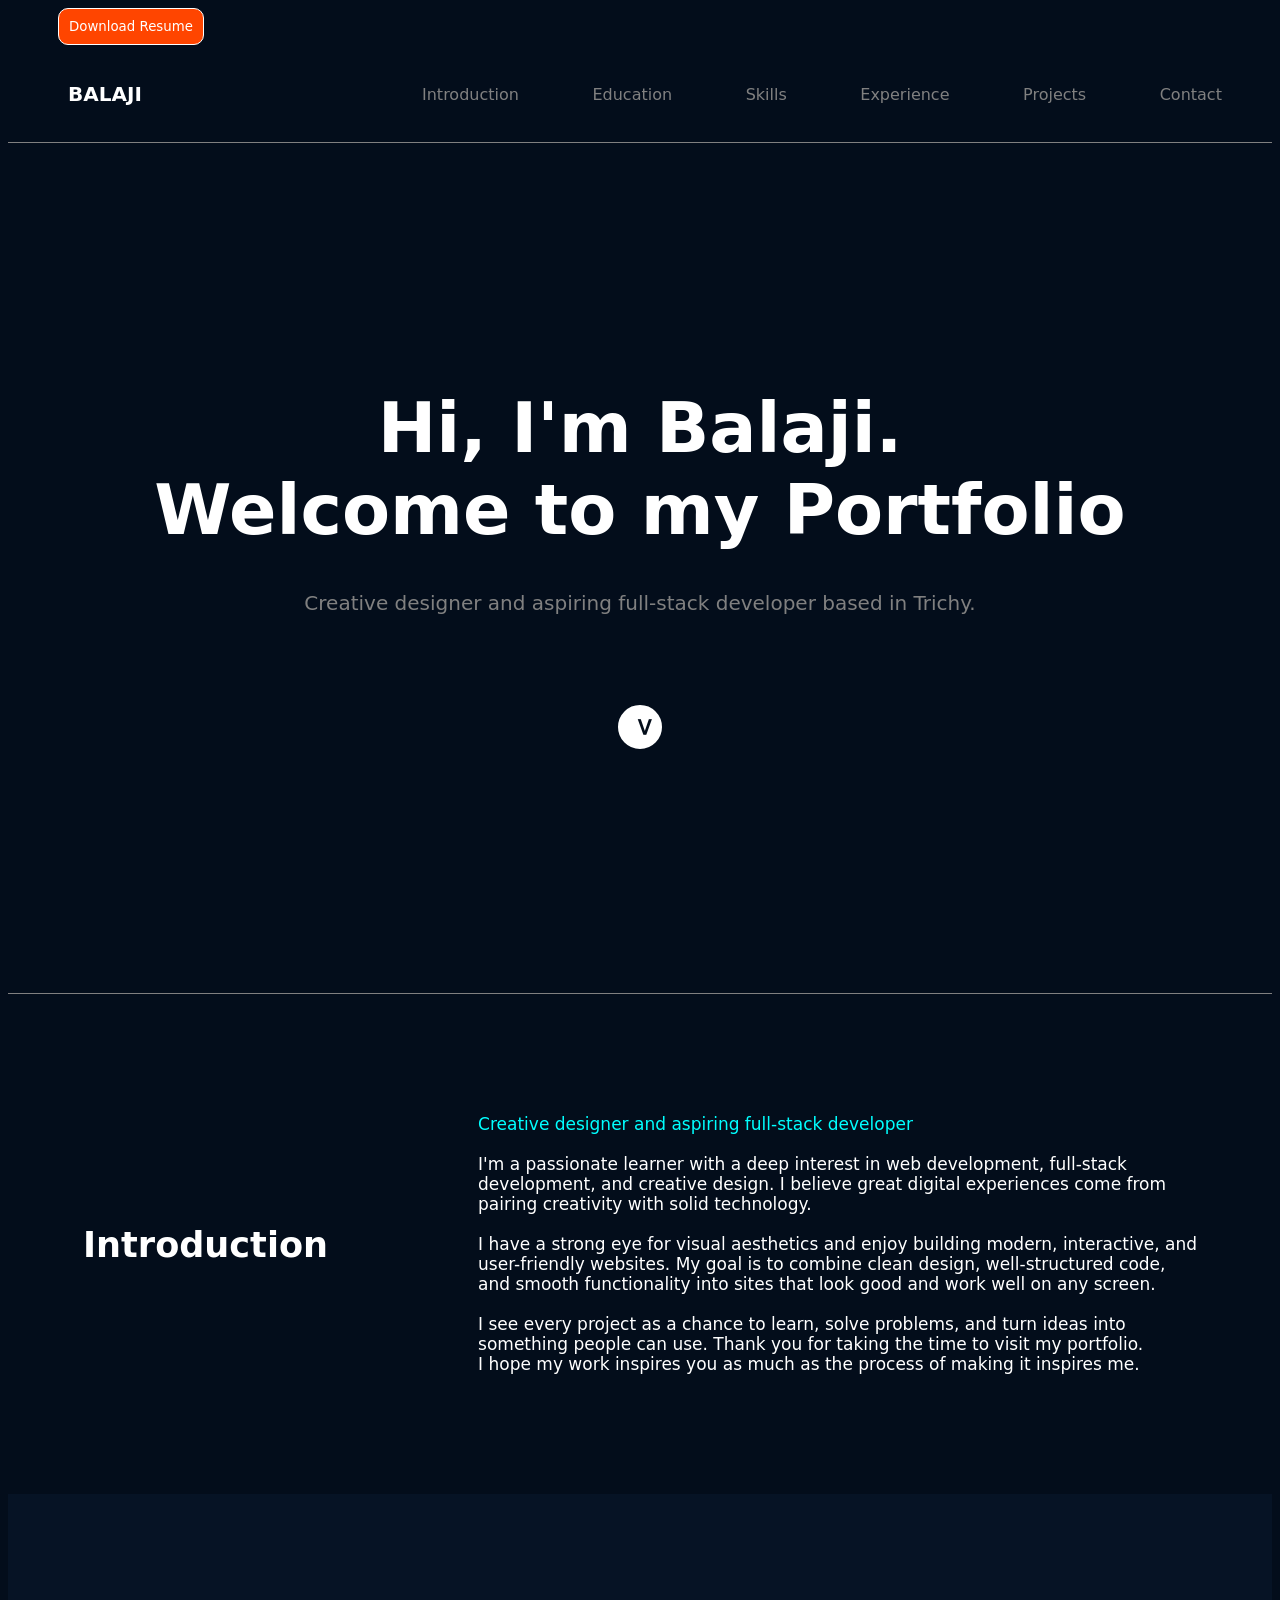
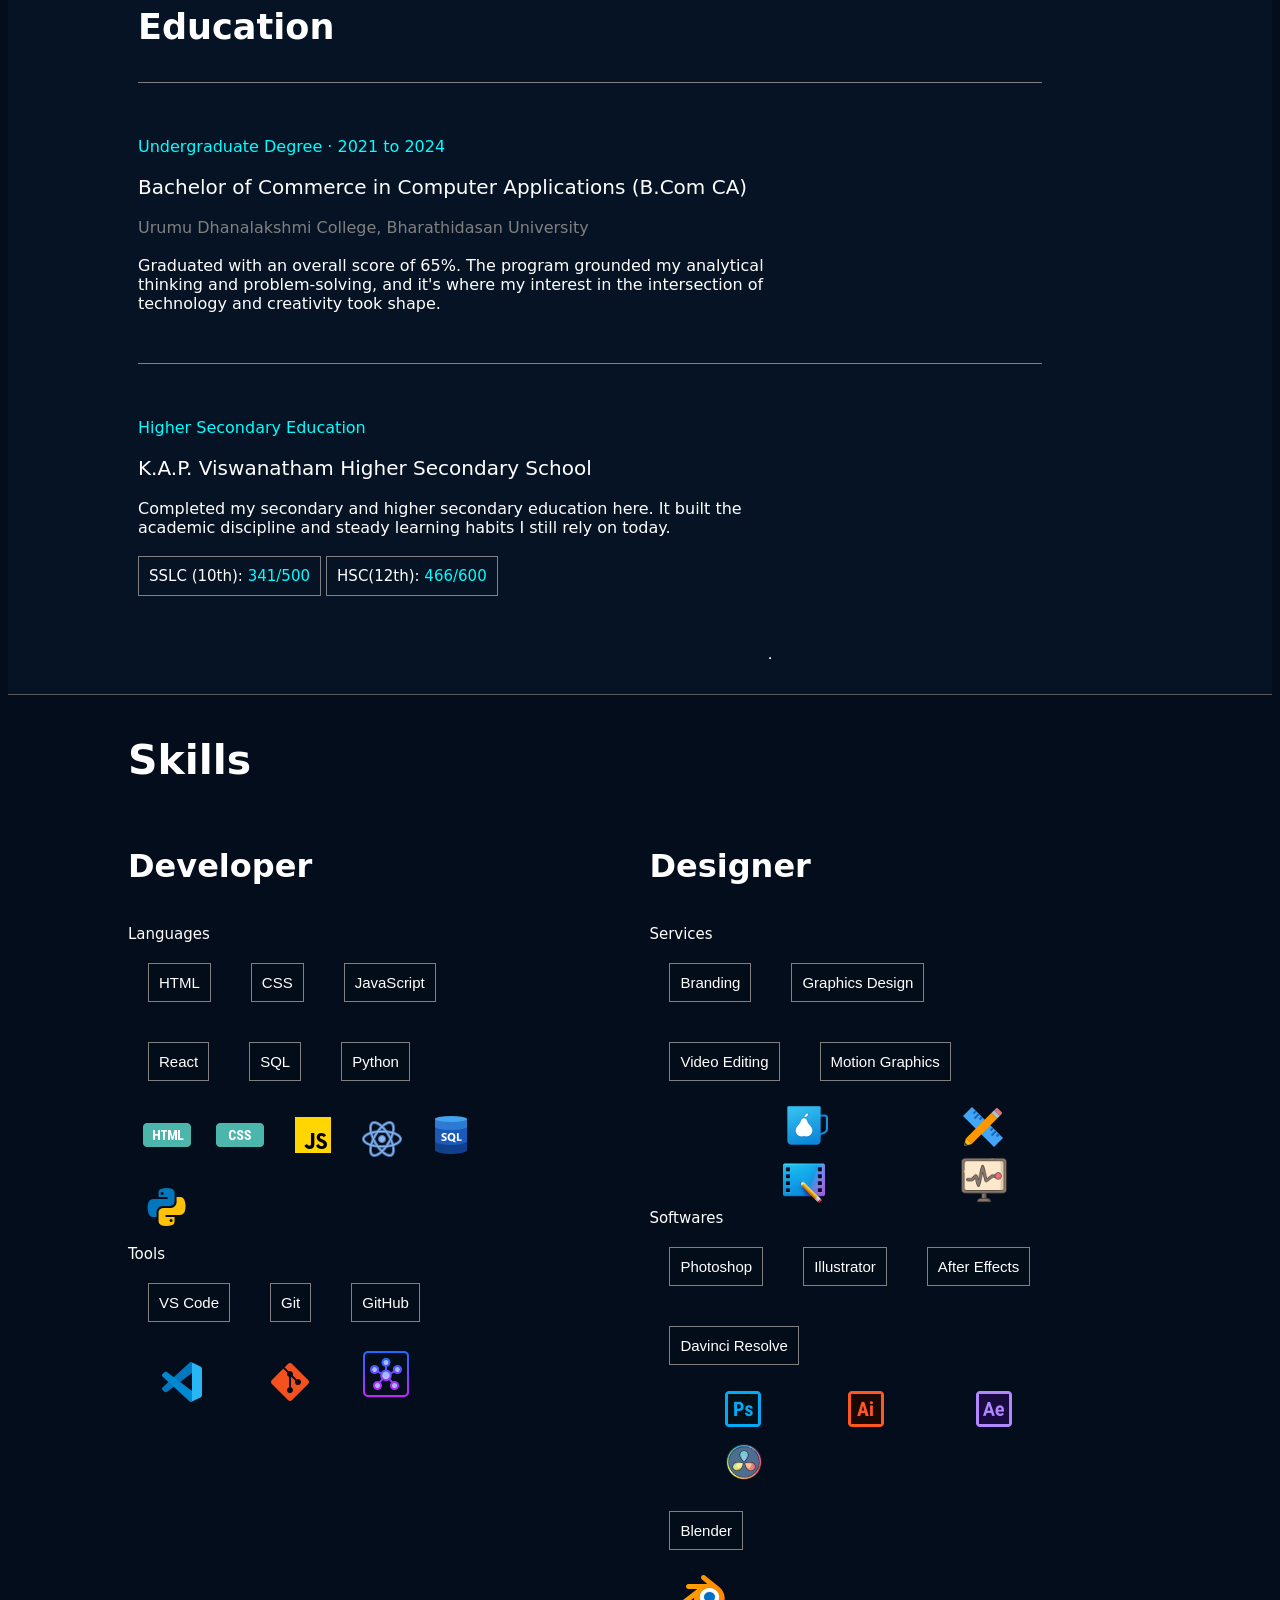
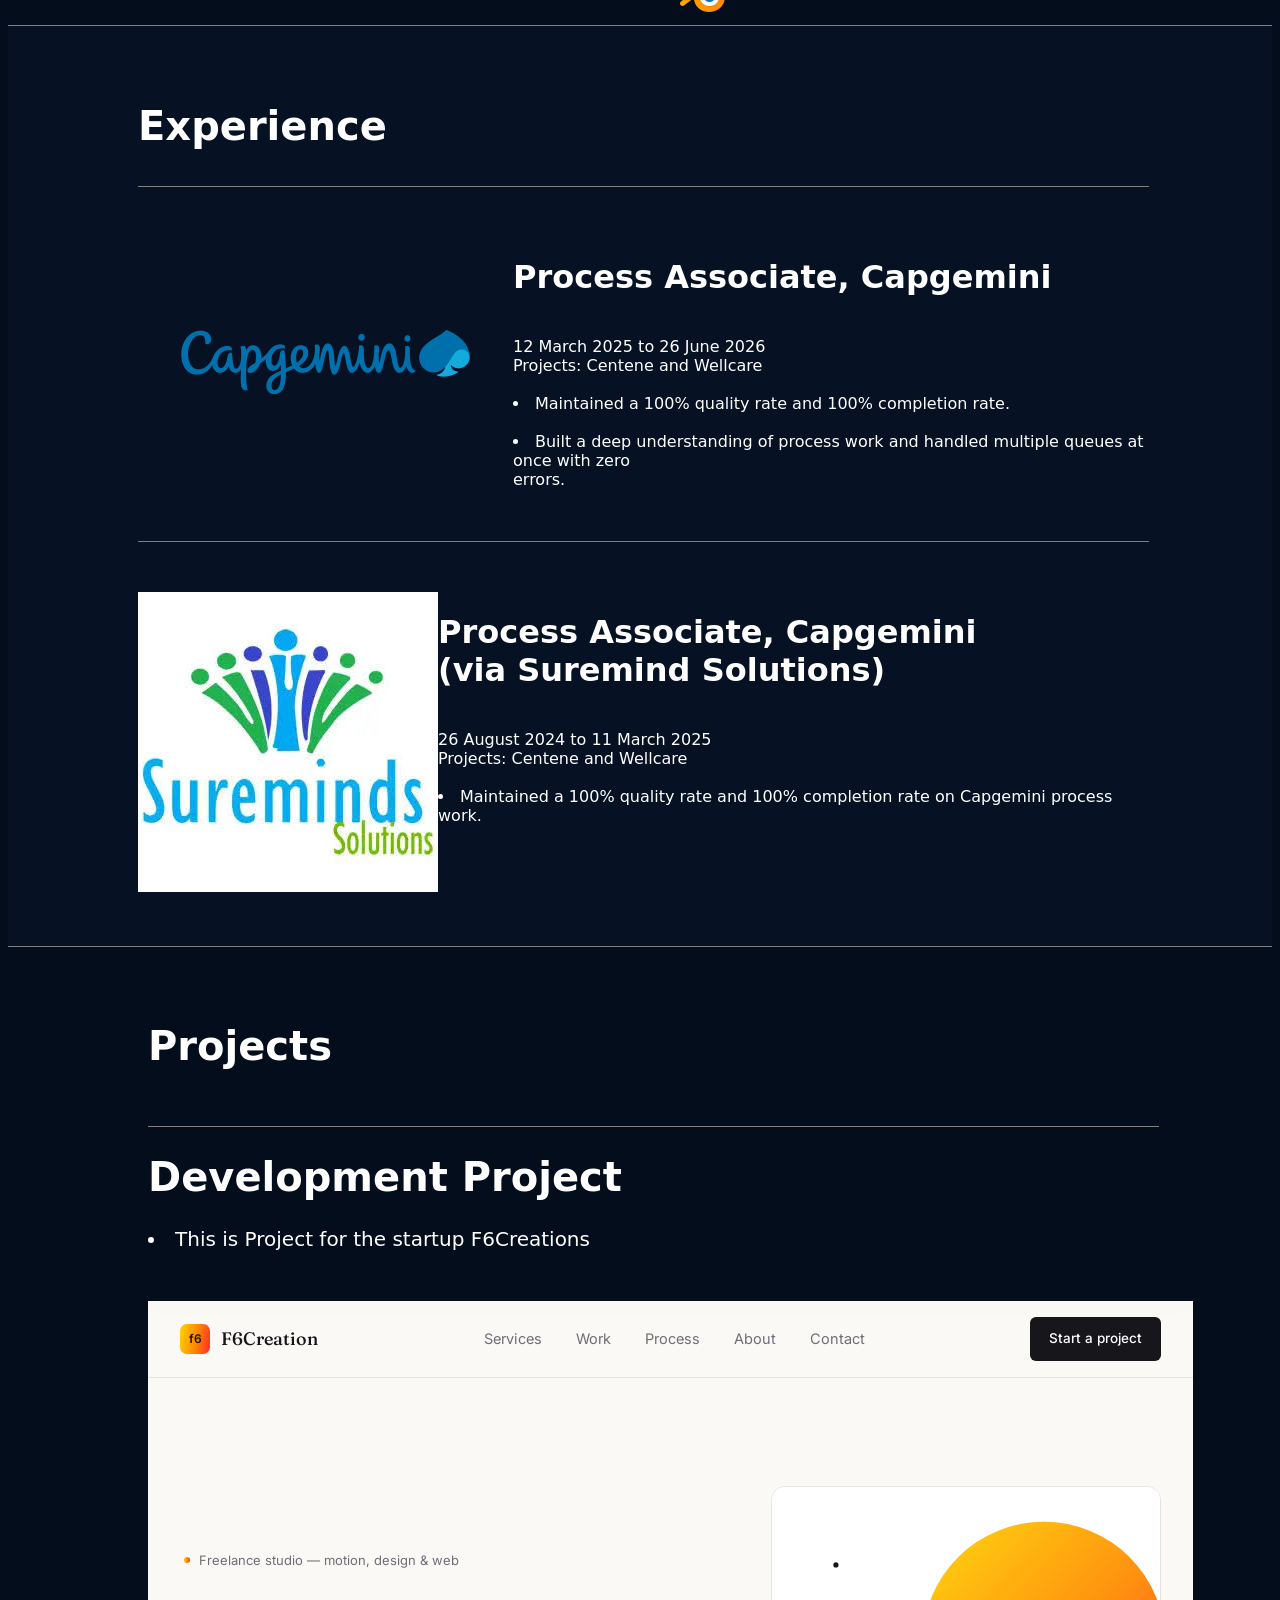
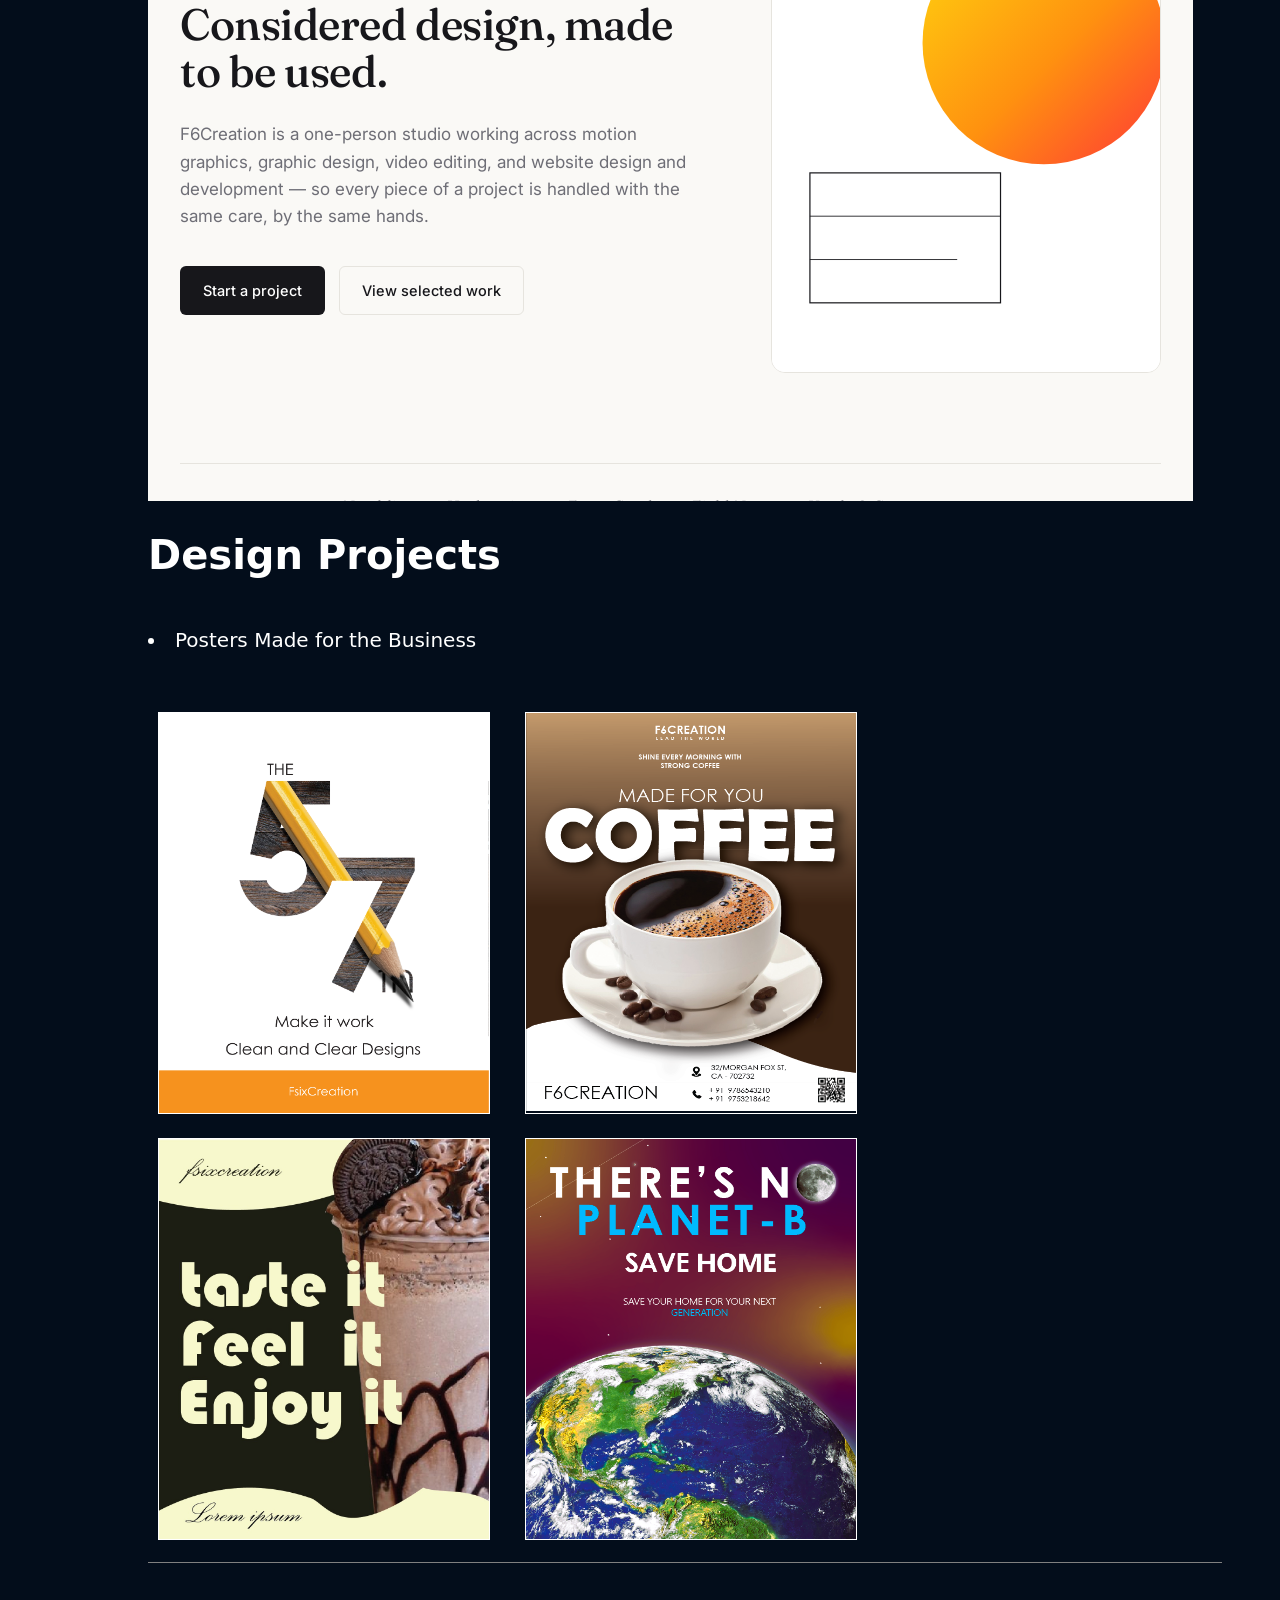
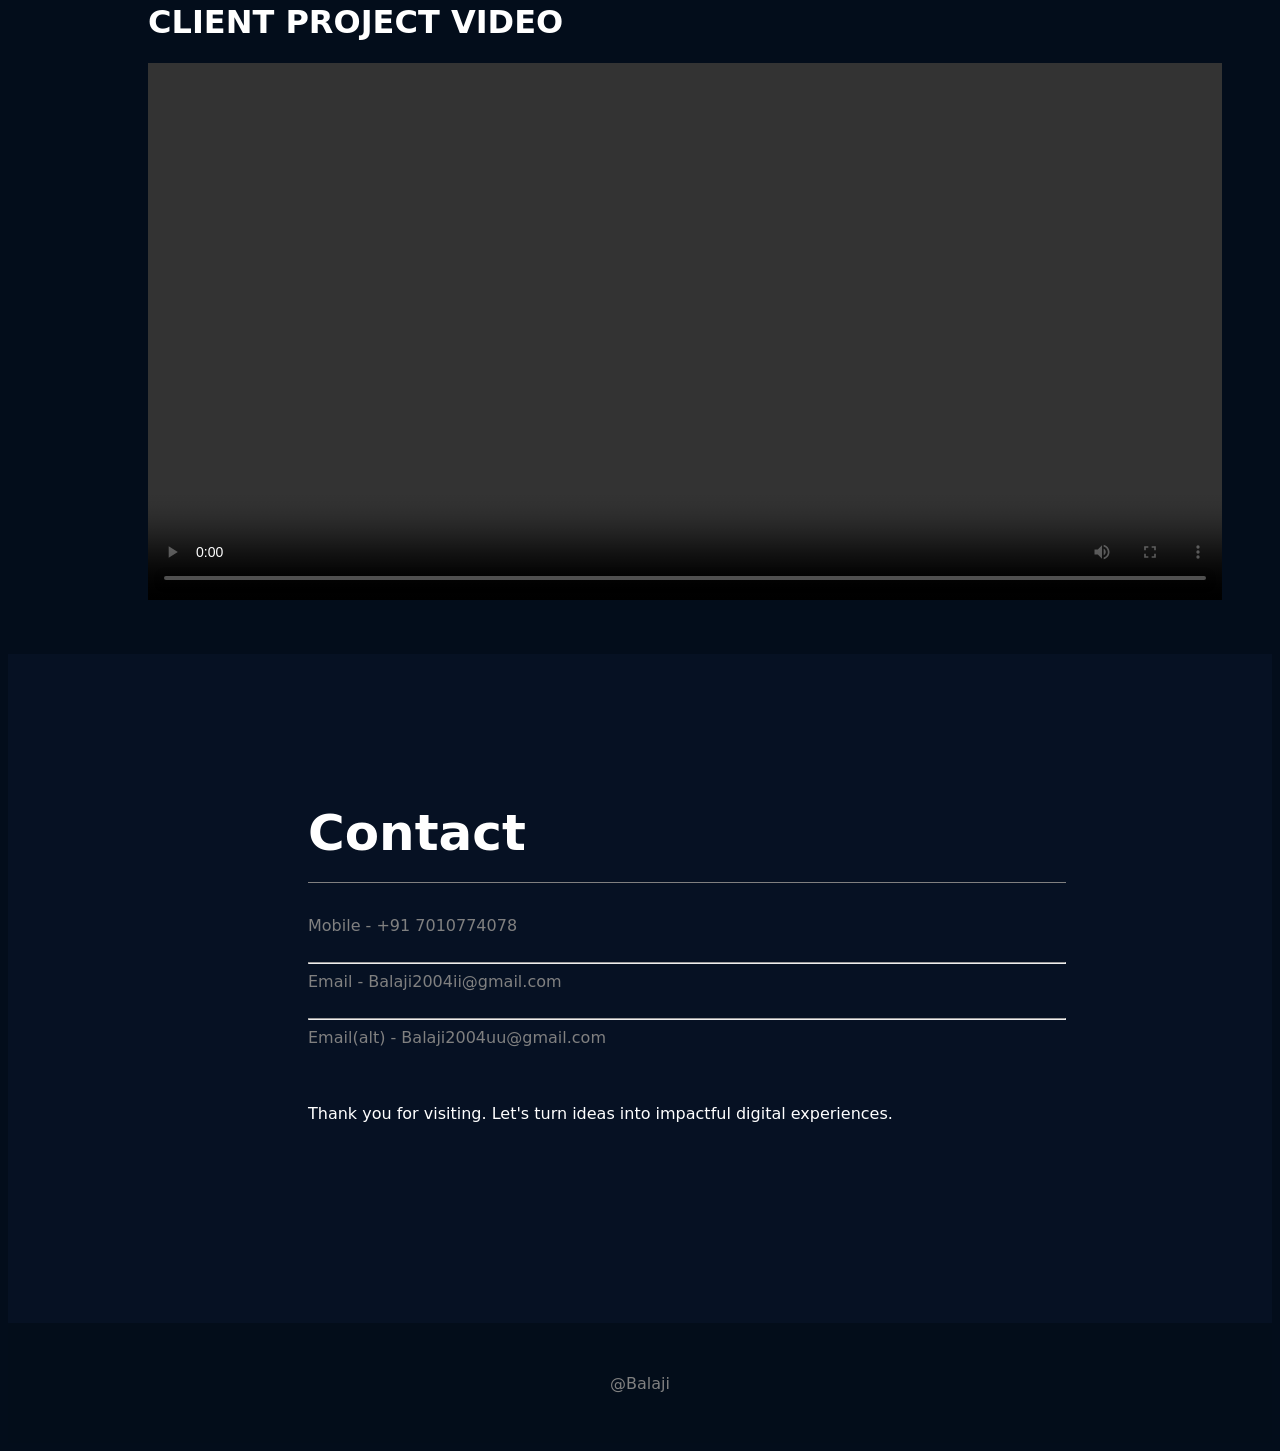
<file: index.html>
<!DOCTYPE html>
<html lang="en">
<link rel="stylesheet" href="portfolio.css">
<head>
    <meta charset="UTF-8">
    <meta name="viewport" content="width=device-width, initial-scale=1.0">
    <title>Portfolio - Hire</title>
</head>
<body>
    <span class="resume" ><button onclick="location.href = 'index file.pdf'">Download Resume</button></span>
    <head1>
        <name class="name"><h4 style="display: inline-block;">BALAJI</h4></name>
        <options class="options">
            <option1>Introduction</option1>
            <option2>Education</option2>
            <option3>Skills</option3>
            <option4>Experience</option4>
            <option5>Projects</option5>
            <option6>Contact</option6>
        </options>

    </head1>

    <div class="page1">
    <div class="landing-page">
        Hi, I'm Balaji.<br>
        Welcome to my Portfolio<br>
        <div class="intro">
                Creative designer and aspiring full-stack developer based in Trichy.
        </div>
        <div class="button">></div>
    </div>
    </div>

    <div class="page2">
            <div class="left-content">
                <h3>Introduction</h3>
            </div>
            <div class="right-content">
                <span style="color: aqua;">Creative designer and aspiring full-stack developer</span> <br> <br>
                    I'm a passionate learner with a deep interest in web development, full-stack <br>    development, and creative design. I believe great digital experiences come from <br> pairing creativity with solid technology. <br> <br>
                    I have a strong eye for visual aesthetics and enjoy building modern, interactive, and <br> user-friendly websites. My goal is to combine clean design, well-structured code, <br> and smooth functionality into sites that look good and work well on any screen. <br> <br>
                    I see every project as a chance to learn, solve problems, and turn ideas into <br> something people can use. Thank you for taking the time to visit my portfolio. <br> I hope my work inspires you as much as the process of making it inspires me. <br>

            </div>
    </div>

    <div class="page3">
        <div class="page3-title">
            <h3>Education</h3>
        </div>
        <div class="ug">
            <span style="color: aqua;">Undergraduate Degree · 2021 to 2024</span> <br><br>
            <span style="font-size: 20px;">Bachelor of Commerce in Computer Applications (B.Com CA)</span> <br><br>
            <span style="color: grey;">Urumu Dhanalakshmi College, Bharathidasan University</span> <br><br>   
            Graduated with an overall score of 65%. The program grounded my analytical <br> thinking and problem-solving, and it's where my interest in the intersection of <br> technology and creativity took shape.
        </div>
        <div class="hs">
            <span style="color: aqua;">Higher Secondary Education</span> <br><br>
            <span style="font-size: 20px;">K.A.P. Viswanatham Higher Secondary School</span> <br><br>
            Completed my secondary and higher secondary education here. It built the <br> academic discipline and steady learning habits I still rely on today.
            <br><br><button>SSLC (10th): <span style="color: aqua;">341/500</span> </button> <button>HSC(12th): <span style="color: aqua;">466/600</span> </button>
        </div>
        <hr>
    </div>

    <div class="page4">
        <div class="page4-title">
            <h3>Skills</h3>
        </div>
    

        <div class="box1">
            <div class="section1">
                <h1>Developer</h1>
                <br>
                <span style="font-size: 15px;">Languages</span>
                <div class="language"><button>HTML</button><button>CSS</button><button>JavaScript</button><button>React</button><button>SQL</button><button>Python</button></div>
                <div class="images"><img src="HTML.png" alt=""><img src="css.png" alt=""><img src="js.png" alt=""><img src="react.png" alt=""><img src="sql.png" alt=""><img src="python.png" alt=""> </div>
                <span  style="font-size: 15px;">Tools</span>
                <div class="tools"><button>VS Code</button><button>Git</button><button>GitHub</button></div>
                <div class="tools-images"><img style="margin-left: 30px;" src="vs code.png" alt=""><img style="margin-left: 60px;" src="git.png" alt=""> <img style="margin-left: 35px;" src="git hub.png" alt=""></div>
            </div>
            <div class="section2">
                <h1>Designer</h1>
                <br>
                <span  style="font-size: 15px;">Services</span>
                <div class="services"><button>Branding</button><button>Graphics Design</button><button>Video Editing</button><button>Motion Graphics</button></div>
                <div class="services-image"><img src="Branding.png" alt=""><img src="Graphics Design.png" alt=""><img style="width: 50px;" src="editing.png" alt=""><img style="width: 50px;" src="motion grpahics.png" alt=""></div>
                <span  style="font-size: 15px;">Softwares</span>
                <div class="softwares"><button>Photoshop</button><button>Illustrator</button><button>After Effects</button><button>Davinci Resolve</button></div>
                <div class="softwares-image"><img style="margin-left: 20px;" src="ps.png" alt=""><img style="margin-left: 25px;" src="ai.png" alt=""><img style="margin-left: 30px;" src="After Effects.png" alt=""><img style="height: 50px; margin-left: 20px; " src="Davinci Resolve.png" alt=""></div>
                <div><button>Blender</button></div>
                <div><img style="margin-left: 30px;" src="Blender.png" alt=""></div>
            </div>
        </div>
    </div>

    <div class="page5">
        <div class="page5title">
            <h1>Experience</h1>
        </div>
        <div class="page5exp">

            <div class="page5exp2img">
                <img style="height: 250px; " src="capgemini.png" alt="">
            </div>
            <div class="page5exp1para">
                <h1>Process Associate, Capgemini</h1><br>
                <span>12 March 2025 to 26 June 2026</span><br>
                <span>Projects: Centene and Wellcare</span><br>
                <br>
                <li>Maintained a 100% quality rate and 100% completion rate.</li><br>
                <li>Built a deep understanding of process work and handled multiple queues at once with zero <br> errors.</li>
            </div>
        </div>

        <div class="page5exp2">

            <div class="page5exp1img">
                <img src="Suremind.jpg" alt="">
            </div>

            <div class="page5exp2para">
                <h1>Process Associate, Capgemini <br> (via Suremind Solutions)</h1><br>
                <span>26 August 2024 to 11 March 2025</span><br>
                <span>Projects: Centene and Wellcare</span><br>
                <br>
                <li>Maintained a 100% quality rate and 100% completion rate on Capgemini process work.</li><br>
            </div>

        </div>
    </div>

    <div class="page6">
        <div class="Development-project">
            <h1>Projects</h1>
        </div>
        <div class="dev-heading">
        <h1>Development Project</h1>
        <p><li style="font-size: 20px;">This is Project for the startup F6Creations</li></p>
        </div>
        <div class="window">
            <iframe style="height: 800px;" width="93%" src="f6creation.html" frameborder="0"></iframe>
        </div>
    </div>

    <div class="page6-2">
        <div class="dev-heading">
            <h1>Design Projects</h1><br>
            <p><li  style="margin-top: -20px;">Posters Made for the Business</li></p>
        </div>
        <div class="page6-2-video">
            <div class="poster1"><img src="pen.png" alt=""></div>
            <div class="poster1"><img src="coffee.png" alt=""></div>
            <div class="poster1"><img src="icecream.jpeg" alt=""></div>
            <div class="poster1"><img src="earth.png" alt=""></div>
        </div>
    </div>

    <div class="pagevideoheadline">
        <h1 style="color: white;" >CLIENT PROJECT VIDEO</h1>
    </div>

    <div class="video">
        <video controls src="Timeline 1.mp4"></video>
    </div>


    <div class="final-page">
        <div class="contact">
            <h1>Contact</h1>
            <span style="color: gray;">Mobile   -   +91 7010774078</span><br><br>
            <hr style="color: gray;">
            <span style="color: gray;">Email  -    Balaji2004ii@gmail.com</span><br><br>
            <hr>
            <span style="color: gray;">Email(alt)   -  Balaji2004uu@gmail.com</span><br><br><br><br>
            <span style="color: white;">Thank you for visiting. Let's turn ideas into impactful digital experiences.</span>
        </div>
    </div>


    <div class="bottom">
        @Balaji
    </div>




    </body>
</html>
</file>
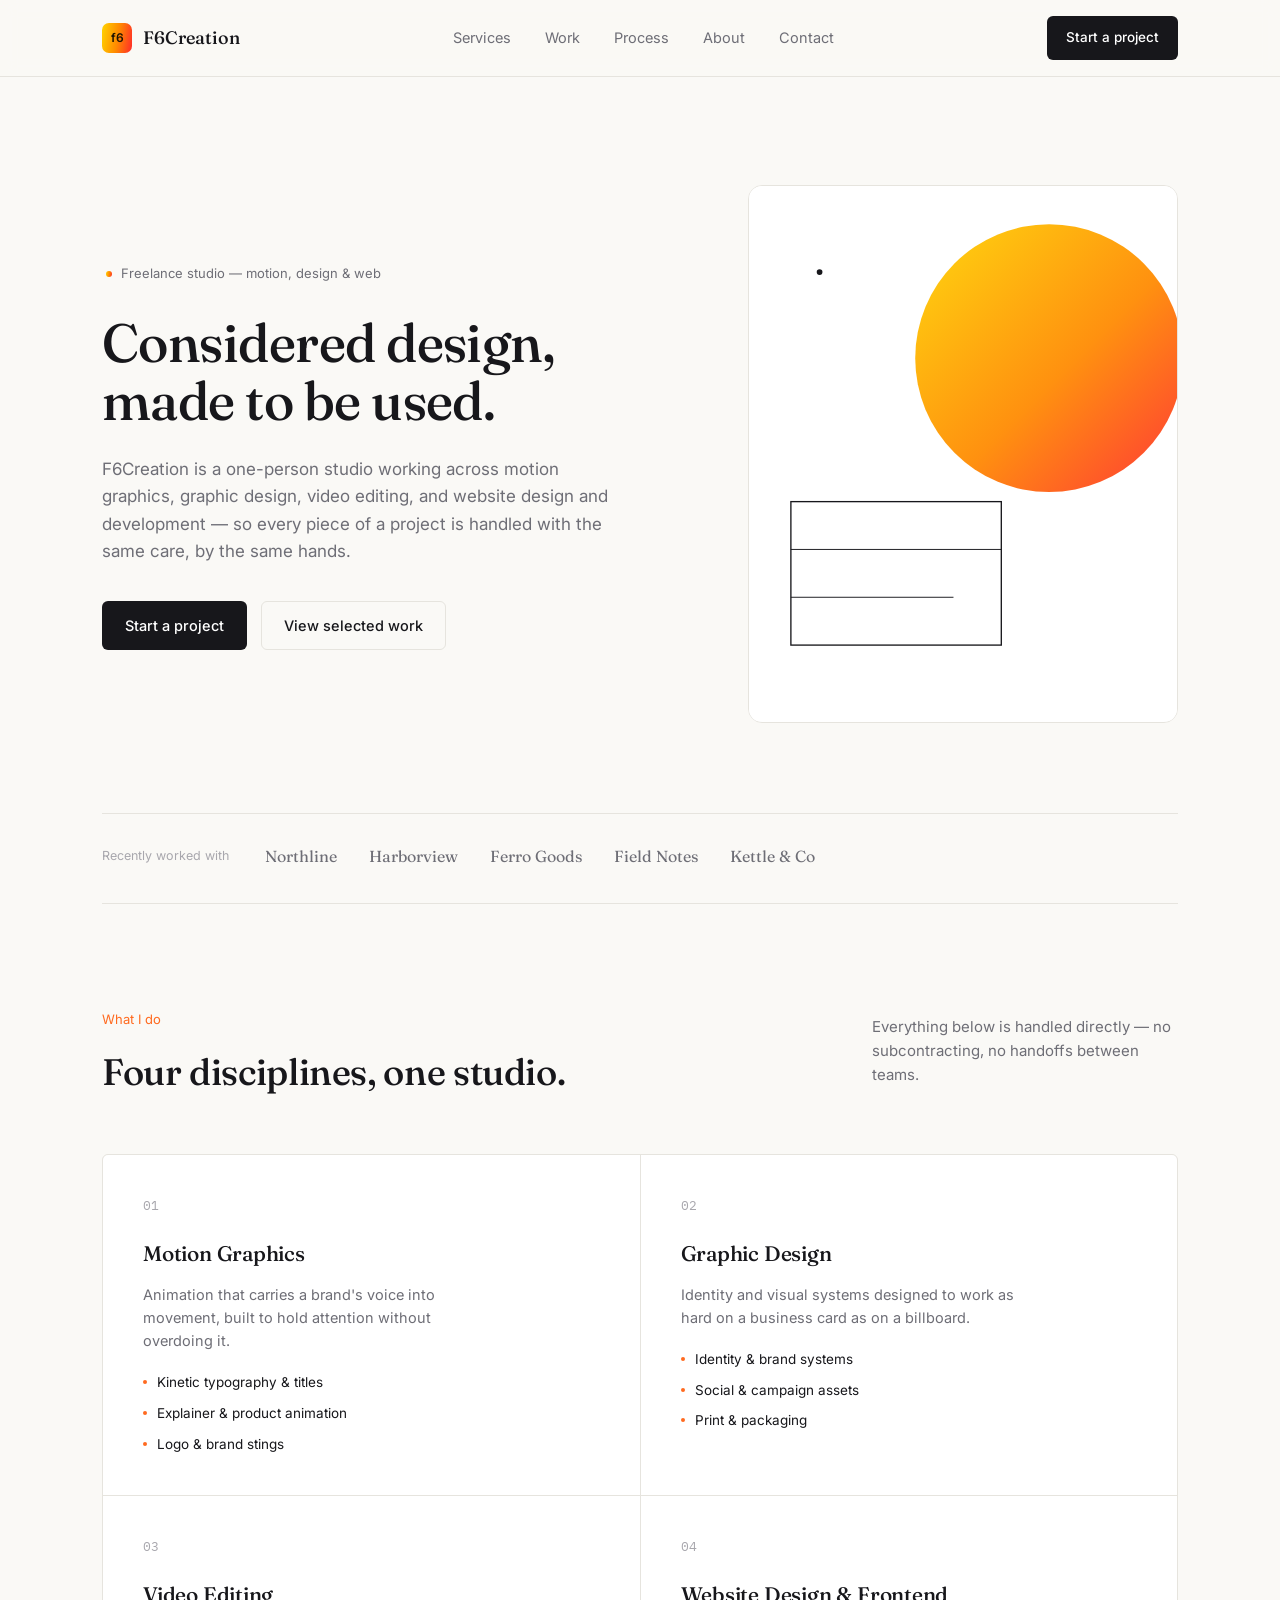
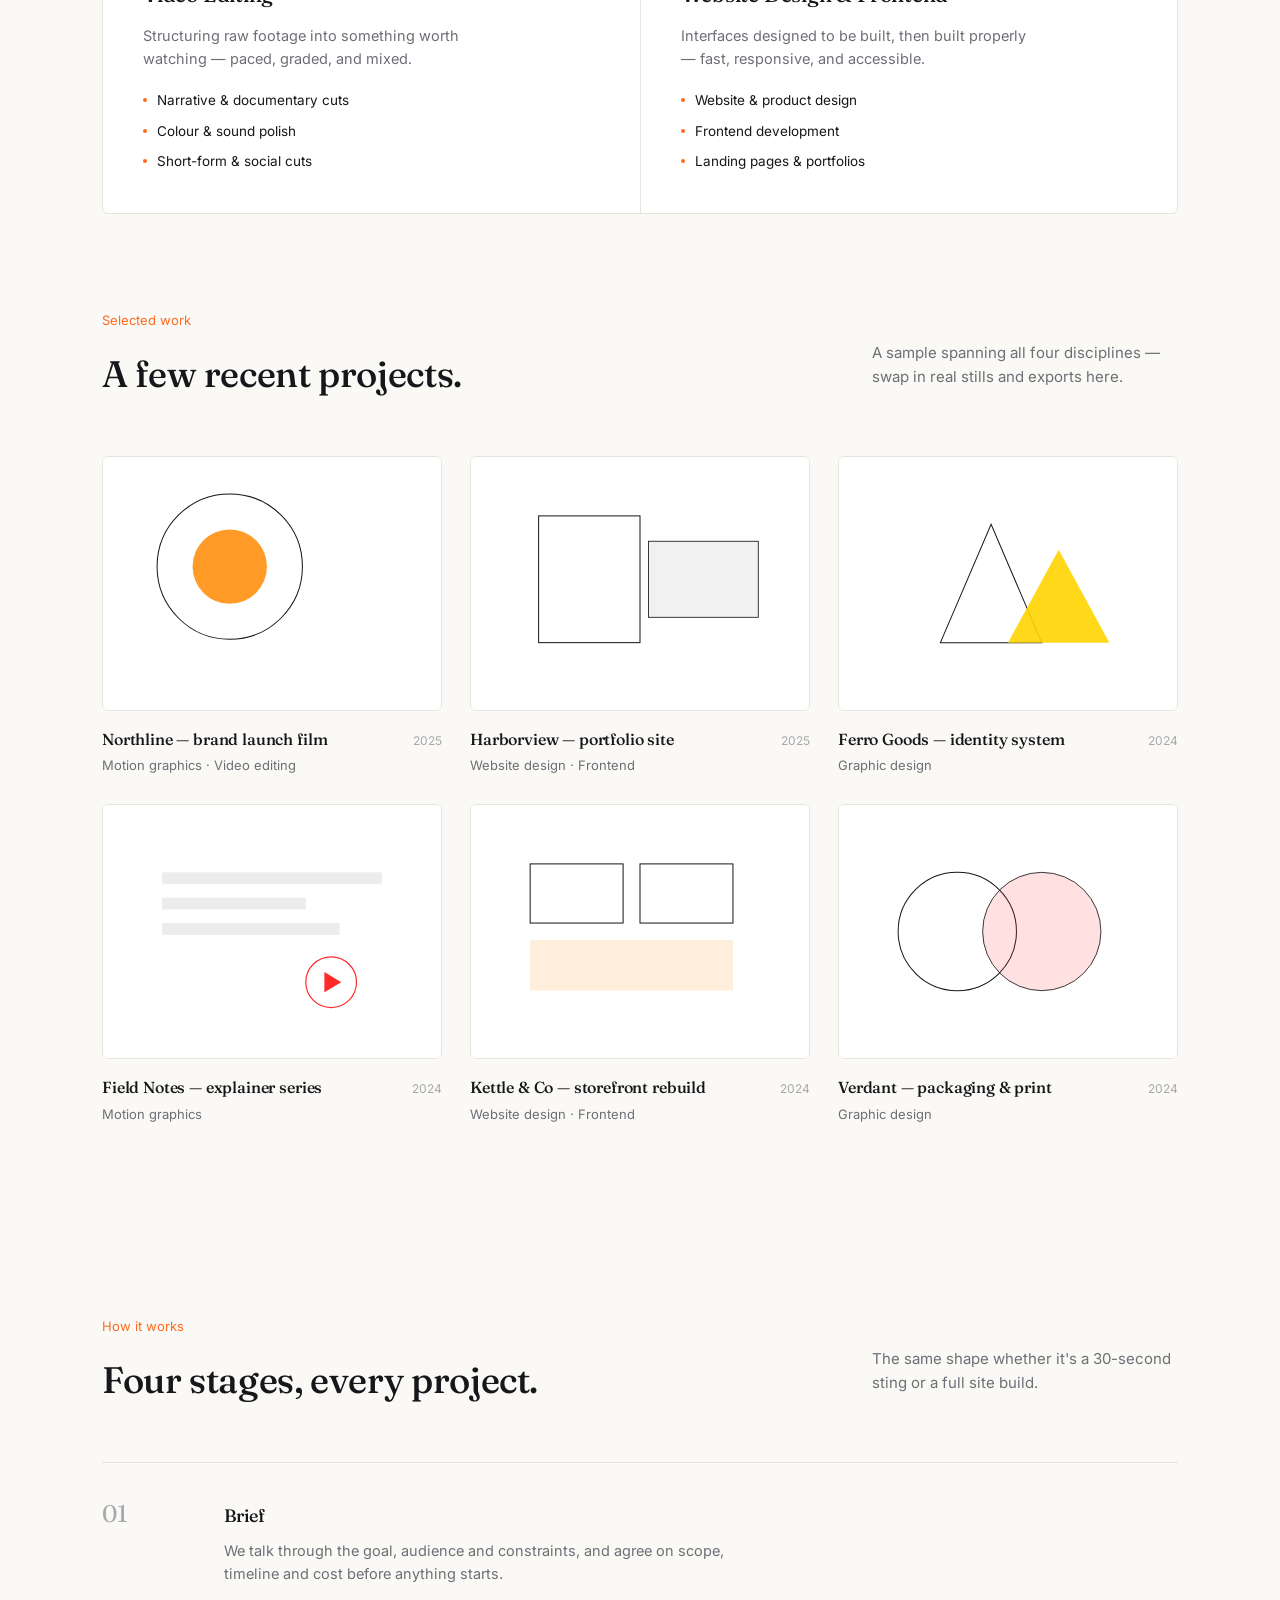
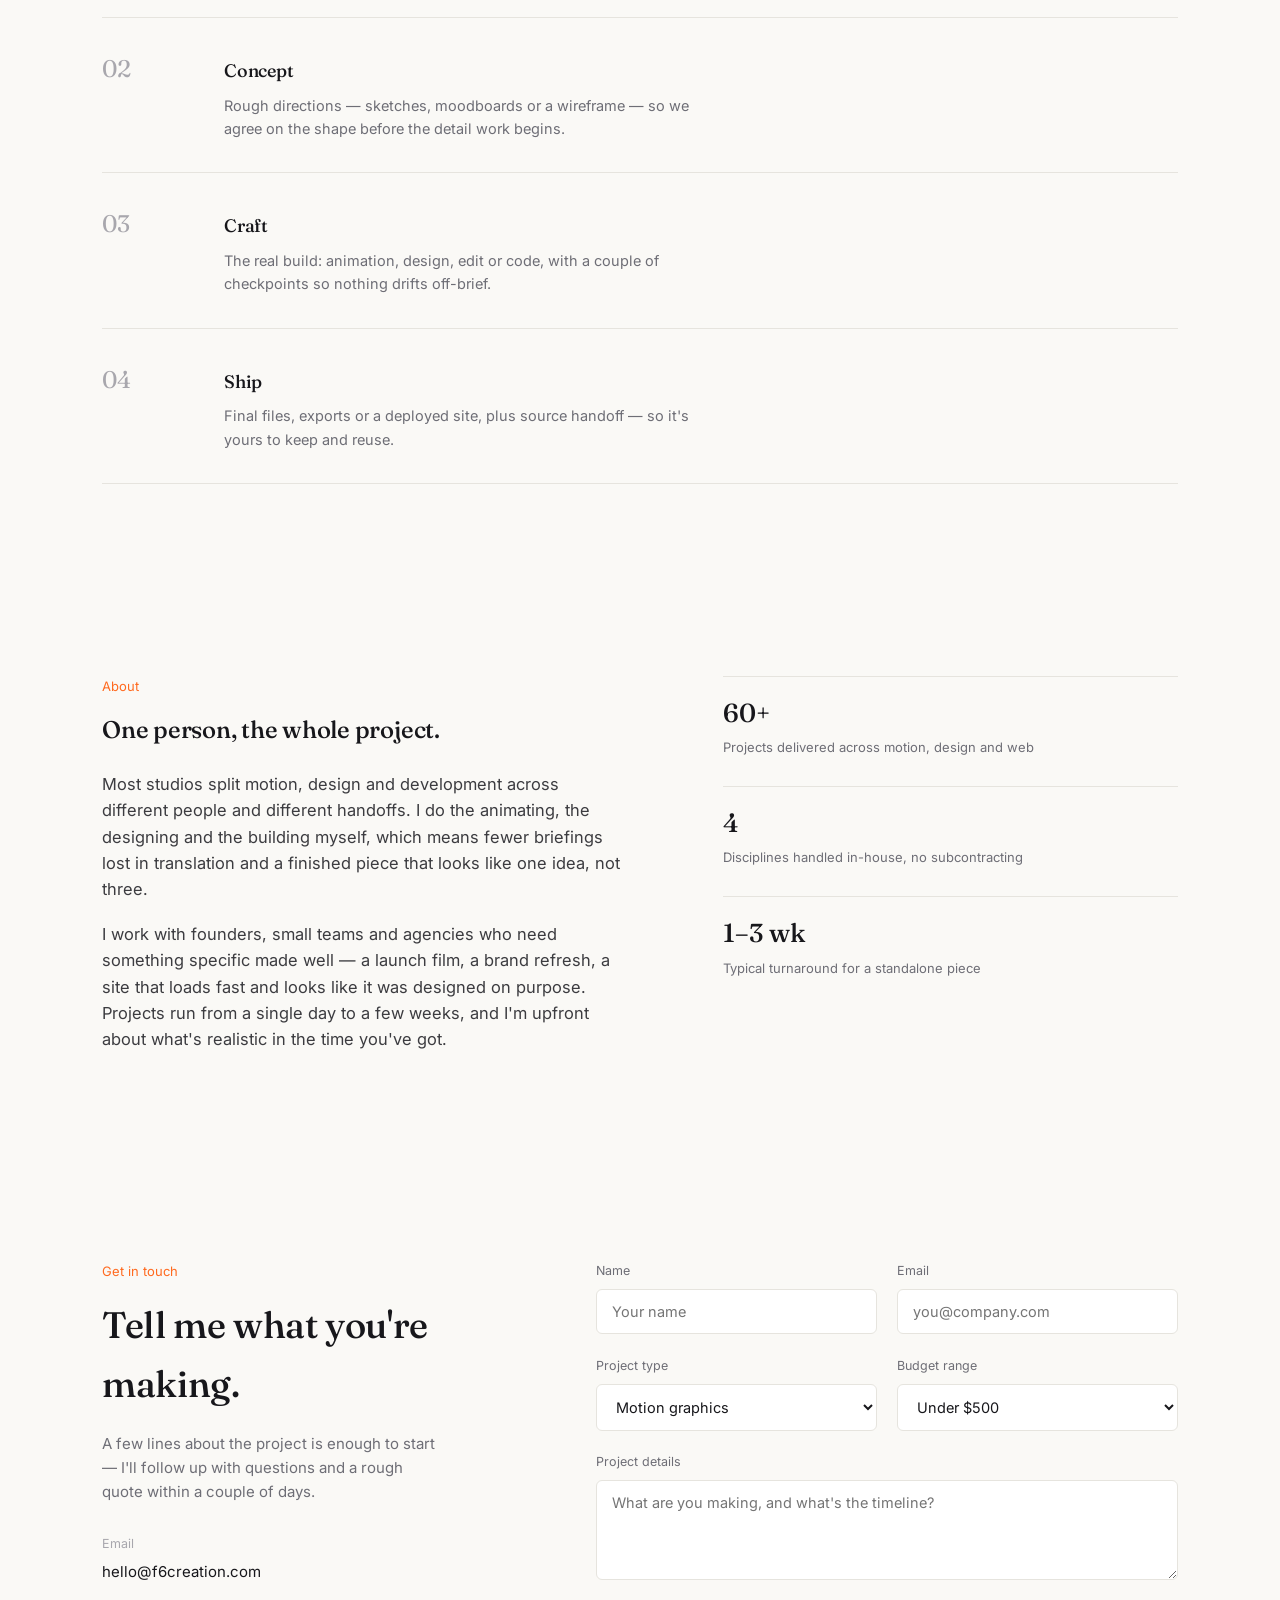
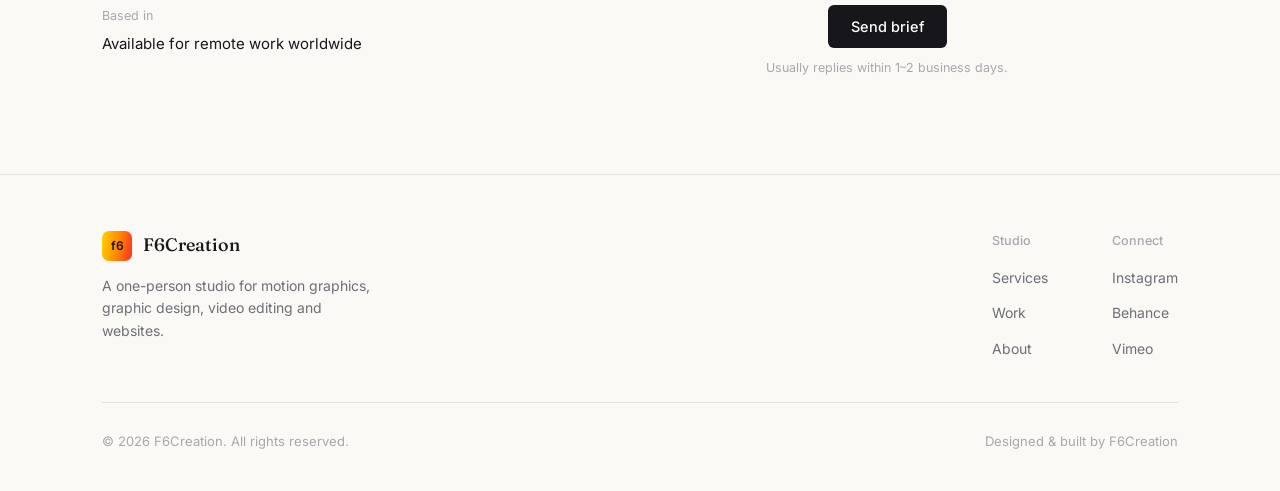
<file: f6creation.html>
<!DOCTYPE html>
<html lang="en">
<head>
<meta charset="UTF-8">
<meta name="viewport" content="width=device-width, initial-scale=1.0">
<title>F6Creation — Motion, Design &amp; Web</title>
<link rel="preconnect" href="https://fonts.googleapis.com">
<link rel="preconnect" href="https://fonts.gstatic.com" crossorigin>
<link href="https://fonts.googleapis.com/css2?family=Fraunces:opsz,wght@9..144,400;9..144,500;9..144,600&family=Inter:wght@400;500;600&family=IBM+Plex+Mono:wght@400;500&display=swap" rel="stylesheet">
<style>
  :root{
    --bg: #faf9f6;
    --surface: #ffffff;
    --ink: #17171b;
    --muted: #6e6e76;
    --faint: #a8a7ad;
    --line: #e6e4de;
    --accent: #ff6a1f;
    --grad: linear-gradient(100deg, #ffd400 0%, #ff8a00 52%, #ff2a2a 100%);
    --radius: 6px;
    --serif: 'Fraunces', serif;
    --sans: 'Inter', sans-serif;
    --mono: 'IBM Plex Mono', monospace;
  }

  *{ box-sizing: border-box; }
  html{ scroll-behavior: smooth; }
  @media (prefers-reduced-motion: reduce){
    html{ scroll-behavior: auto; }
    *{ animation-duration: 0.001ms !important; animation-iteration-count: 1 !important; transition-duration: 0.001ms !important; }
  }

  body{
    margin:0;
    background: var(--bg);
    color: var(--ink);
    font-family: var(--sans);
    line-height: 1.6;
    -webkit-font-smoothing: antialiased;
  }

  a{ color: inherit; }
  img,svg{ display:block; max-width:100%; }

  h1,h2,h3{
    font-family: var(--serif);
    font-weight: 500;
    margin: 0;
    letter-spacing: -0.01em;
    color: var(--ink);
  }

  .mono{ font-family: var(--mono); }

  .wrap{
    max-width: 1140px;
    margin: 0 auto;
    padding: 0 32px;
  }

  /* ---------- Nav ---------- */
  header{
    position: sticky;
    top: 0;
    z-index: 50;
    background: rgba(250,249,246,0.9);
    backdrop-filter: blur(8px);
    border-bottom: 1px solid var(--line);
  }
  .nav-row{
    max-width: 1140px;
    margin: 0 auto;
    padding: 0 32px;
    height: 76px;
    display: flex;
    align-items: center;
    justify-content: space-between;
    gap: 24px;
  }
  .brand{
    display:flex; align-items:center; gap:11px;
    text-decoration: none;
  }
  .brand-mark{
    width: 30px; height: 30px;
    border-radius: 7px;
    background: var(--grad);
    flex-shrink: 0;
    display:flex; align-items:center; justify-content:center;
    font-family: var(--sans);
    font-weight: 600;
    font-size: 12px;
    color: #201400;
  }
  .brand-word{
    font-family: var(--serif);
    font-size: 18px;
    font-weight: 500;
  }
  nav.links{
    display:flex; align-items:center; gap: 34px;
  }
  nav.links a{
    text-decoration:none;
    color: var(--muted);
    font-size: 14.5px;
    transition: color 0.15s ease;
  }
  nav.links a:hover{ color: var(--ink); }
  .nav-cta{
    display:flex; align-items:center; gap: 20px;
  }
  .menu-toggle{
    display:none;
    background:none; border:none;
    cursor:pointer;
    padding: 6px;
  }
  .menu-toggle span{
    display:block;
    width: 20px; height: 1.5px;
    background: var(--ink);
    margin: 5px 0;
  }

  .btn{
    font-family: var(--sans);
    font-weight: 500;
    font-size: 14.5px;
    padding: 12px 22px;
    border-radius: var(--radius);
    text-decoration:none;
    display:inline-block;
    border: 1px solid transparent;
    cursor:pointer;
    transition: transform 0.15s ease, background 0.15s ease, border-color 0.15s ease, color 0.15s ease;
  }
  .btn-solid{
    background: var(--ink);
    color: var(--surface);
  }
  .btn-solid:hover{ background: var(--accent); }
  .btn-outline{
    border-color: var(--line);
    color: var(--ink);
    background: transparent;
  }
  .btn-outline:hover{ border-color: var(--ink); }
  .btn-sm{ padding: 10px 18px; font-size: 13.5px; }

  /* ---------- Hero ---------- */
  .hero{
    padding: 108px 0 90px;
    display: grid;
    grid-template-columns: 1.15fr 0.85fr;
    gap: 64px;
    align-items: center;
  }
  .eyebrow{
    display:inline-flex; align-items:center; gap: 9px;
    font-size: 13px;
    color: var(--muted);
    margin-bottom: 24px;
    padding: 6px 4px 6px 4px;
  }
  .eyebrow .dot{
    width: 6px; height:6px; border-radius:50%;
    background: var(--grad);
  }
  h1.hero-title{
    font-size: clamp(2.3rem, 4.2vw, 3.6rem);
    line-height: 1.08;
  }
  .hero-sub{
    margin: 26px 0 36px;
    max-width: 46ch;
    font-size: 17px;
    color: var(--muted);
  }
  .hero-ctas{ display:flex; gap: 14px; flex-wrap: wrap; align-items:center; }
  .hero-ctas .note{ font-size: 13px; color: var(--faint); }

  .hero-visual{
    aspect-ratio: 4/5;
    border-radius: 14px;
    overflow: hidden;
    border: 1px solid var(--line);
    background: var(--surface);
  }
  .hero-visual svg{ width: 100%; height: 100%; }

  .clients-row{
    padding: 30px 0 34px;
    border-top: 1px solid var(--line);
    border-bottom: 1px solid var(--line);
    display:flex;
    align-items:center;
    gap: 36px;
    flex-wrap: wrap;
  }
  .clients-row span.label{
    font-size: 12.5px;
    color: var(--faint);
    white-space: nowrap;
  }
  .clients-list{
    display:flex; gap: 32px; flex-wrap: wrap;
  }
  .clients-list span{
    font-family: var(--serif);
    font-size: 16px;
    color: var(--muted);
  }

  section{ padding: 96px 0; }
  section.tight{ padding-top: 0; }

  .section-head{
    display:flex;
    align-items: flex-end;
    justify-content: space-between;
    gap: 24px;
    margin-bottom: 52px;
    flex-wrap: wrap;
  }
  .section-tag{
    font-size: 13px;
    color: var(--accent);
    margin-bottom: 14px;
    display:block;
  }
  .section-head h2{
    font-size: clamp(1.7rem, 3vw, 2.3rem);
  }
  .section-note{
    color: var(--muted);
    font-size: 15px;
    max-width: 34ch;
  }

  /* ---------- Services ---------- */
  .services-grid{
    display:grid;
    grid-template-columns: repeat(2, 1fr);
    gap: 1px;
    background: var(--line);
    border: 1px solid var(--line);
    border-radius: var(--radius);
    overflow: hidden;
  }
  .service-card{
    background: var(--surface);
    padding: 40px;
  }
  .service-num{
    font-family: var(--mono);
    font-size: 12.5px;
    color: var(--faint);
    margin-bottom: 22px;
    display:block;
  }
  .service-card h3{
    font-size: 21px;
    margin-bottom: 12px;
  }
  .service-card p.desc{
    color: var(--muted);
    font-size: 14.5px;
    margin: 0 0 20px;
    max-width: 40ch;
  }
  .service-list{
    list-style:none;
    margin:0; padding:0;
    display:flex; flex-direction:column; gap: 9px;
  }
  .service-list li{
    font-size: 13.5px;
    color: var(--ink);
    display:flex; align-items:baseline; gap: 10px;
  }
  .service-list li::before{
    content:'';
    width: 4px; height: 4px;
    border-radius: 50%;
    background: var(--accent);
    flex-shrink:0;
    transform: translateY(-3px);
  }

  /* ---------- Work grid ---------- */
  .work-grid{
    display:grid;
    grid-template-columns: repeat(3, 1fr);
    gap: 28px;
  }
  .work-item{ text-decoration:none; }
  .work-art{
    aspect-ratio: 4/3;
    border-radius: var(--radius);
    border: 1px solid var(--line);
    overflow: hidden;
    background: var(--surface);
    transition: border-color 0.15s ease;
  }
  .work-item:hover .work-art{ border-color: var(--ink); }
  .work-art svg{ width:100%; height:100%; }
  .work-meta{
    display:flex;
    justify-content: space-between;
    align-items:baseline;
    margin-top: 16px;
  }
  .work-meta h3{ font-size: 16px; font-weight: 500; }
  .work-meta span{
    font-size: 12px;
    color: var(--faint);
  }
  .work-cat{
    font-size: 13px;
    color: var(--muted);
    margin-top: 3px;
  }

  /* ---------- Process ---------- */
  .process-list{
    display:flex;
    flex-direction: column;
  }
  .process-item{
    display:grid;
    grid-template-columns: 90px 1fr;
    gap: 32px;
    padding: 32px 0;
    border-top: 1px solid var(--line);
    align-items: baseline;
  }
  .process-list .process-item:last-child{ border-bottom: 1px solid var(--line); }
  .process-num{
    font-family: var(--serif);
    font-size: 24px;
    color: var(--faint);
  }
  .process-item h3{ font-size: 18px; margin-bottom: 8px; }
  .process-item p{ font-size: 14.5px; color: var(--muted); margin:0; max-width: 56ch; }

  /* ---------- About ---------- */
  .about{
    display:grid;
    grid-template-columns: 1.1fr 0.9fr;
    gap: 64px;
    align-items: start;
  }
  .about p{
    font-size: 16.5px;
    color: #3c3c40;
    max-width: 52ch;
  }
  .about p + p{ margin-top: 18px; }
  .stat-list{
    display:flex;
    flex-direction:column;
    gap: 26px;
  }
  .stat{
    border-top: 1px solid var(--line);
    padding-top: 16px;
  }
  .stat b{
    font-family: var(--serif);
    font-size: 26px;
    font-weight: 500;
    display:block;
  }
  .stat span{
    font-size: 13px;
    color: var(--muted);
  }

  /* ---------- Contact ---------- */
  .contact-grid{
    display:grid;
    grid-template-columns: 0.85fr 1.15fr;
    gap: 64px;
  }
  .contact-info h2{ font-size: clamp(1.7rem, 3vw, 2.3rem); margin-bottom: 18px; }
  .contact-info p{ color: var(--muted); font-size: 15px; max-width: 38ch; margin-bottom: 30px; }
  .contact-detail{
    display:flex; flex-direction:column; gap: 6px;
    margin-bottom: 22px;
  }
  .contact-detail span.label{ font-size: 12.5px; color: var(--faint); }
  .contact-detail span.value{ font-size: 15px; }

  form{
    display:grid;
    grid-template-columns: 1fr 1fr;
    gap: 20px;
  }
  .field{ display:flex; flex-direction:column; gap:8px; }
  .field.full{ grid-column: 1 / -1; }
  label{
    font-size: 12.5px;
    color: var(--muted);
  }
  input, select, textarea{
    background: var(--surface);
    border: 1px solid var(--line);
    border-radius: var(--radius);
    color: var(--ink);
    font-family: var(--sans);
    font-size: 14.5px;
    padding: 13px 15px;
    outline: none;
    transition: border-color 0.15s ease;
  }
  input:focus, select:focus, textarea:focus{
    border-color: var(--ink);
  }
  textarea{ resize: vertical; min-height: 100px; }
  .field.full.submit-row{
    display:flex;
    justify-content: space-between;
    align-items:center;
    margin-top: 4px;
  }
  .submit-note{
    font-size: 12.5px;
    color: var(--faint);
  }

  /* ---------- Footer ---------- */
  footer{
    border-top: 1px solid var(--line);
    padding: 56px 0 40px;
  }
  .footer-top{
    display:flex;
    justify-content: space-between;
    align-items: flex-start;
    flex-wrap: wrap;
    gap: 40px;
    padding-bottom: 40px;
  }
  .footer-brand p{
    color: var(--muted);
    font-size: 14px;
    max-width: 30ch;
    margin-top: 14px;
  }
  .footer-cols{
    display:flex; gap: 64px;
    flex-wrap: wrap;
  }
  .footer-col h4{
    font-size: 12.5px;
    color: var(--faint);
    margin: 0 0 14px;
    font-weight: 500;
  }
  .footer-col ul{ list-style:none; margin:0; padding:0; display:flex; flex-direction:column; gap: 10px; }
  .footer-col a{
    text-decoration:none;
    color: var(--muted);
    font-size: 14px;
    transition: color 0.15s ease;
  }
  .footer-col a:hover{ color: var(--ink); }
  .footer-bottom{
    display:flex;
    justify-content: space-between;
    align-items:center;
    flex-wrap: wrap;
    gap: 12px;
    padding-top: 28px;
    border-top: 1px solid var(--line);
  }
  .footer-copy{
    font-size: 13px;
    color: var(--faint);
  }

  a:focus-visible, button:focus-visible, .btn:focus-visible, input:focus-visible, select:focus-visible, textarea:focus-visible{
    outline: 2px solid var(--accent);
    outline-offset: 2px;
  }

  @media (max-width: 900px){
    .hero{ grid-template-columns: 1fr; }
    .hero-visual{ order: -1; aspect-ratio: 16/9; }
    .services-grid{ grid-template-columns: 1fr; }
    .work-grid{ grid-template-columns: 1fr 1fr; }
    .about{ grid-template-columns: 1fr; }
    .contact-grid{ grid-template-columns: 1fr; }
    nav.links{ display:none; }
  }
  @media (max-width: 560px){
    .nav-row{ height: 68px; }
    .work-grid{ grid-template-columns: 1fr; }
    .process-item{ grid-template-columns: 1fr; gap: 8px; }
    form{ grid-template-columns: 1fr; }
    .field.full.submit-row{ flex-direction: column; align-items:flex-start; gap:14px; }
    .footer-top{ flex-direction: column; }
  }
</style>
</head>
<body>

<header>
  <div class="nav-row">
    <a href="#top" class="brand">
      <span class="brand-mark">f6</span>
      <span class="brand-word">F6Creation</span>
    </a>
    <nav class="links">
      <a href="#services">Services</a>
      <a href="#work">Work</a>
      <a href="#process">Process</a>
      <a href="#about">About</a>
      <a href="#contact">Contact</a>
    </nav>
    <div class="nav-cta">
      <a href="#contact" class="btn btn-solid btn-sm">Start a project</a>
    </div>
  </div>
</header>

<div class="wrap" id="top">
  <section class="hero">
    <div>
      <div class="eyebrow"><span class="dot"></span>Freelance studio — motion, design &amp; web</div>
      <h1 class="hero-title">Considered design, made to be used.</h1>
      <p class="hero-sub">F6Creation is a one-person studio working across motion graphics, graphic design, video editing, and website design and development — so every piece of a project is handled with the same care, by the same hands.</p>
      <div class="hero-ctas">
        <a href="#contact" class="btn btn-solid">Start a project</a>
        <a href="#work" class="btn btn-outline">View selected work</a>
      </div>
    </div>
    <div class="hero-visual">
      <svg viewBox="0 0 480 560" preserveAspectRatio="xMidYMid slice" xmlns="http://www.w3.org/2000/svg">
        <defs>
          <linearGradient id="heroGrad" x1="0" y1="0" x2="1" y2="1">
            <stop offset="0%" stop-color="#ffd400"/>
            <stop offset="55%" stop-color="#ff8a00"/>
            <stop offset="100%" stop-color="#ff2a2a"/>
          </linearGradient>
        </defs>
        <rect width="480" height="560" fill="#ffffff"/>
        <circle cx="330" cy="180" r="140" fill="url(#heroGrad)" opacity="0.94"/>
        <rect x="60" y="330" width="220" height="150" fill="none" stroke="#17171b" stroke-width="1.4"/>
        <line x1="60" y1="380" x2="280" y2="380" stroke="#17171b" stroke-width="1"/>
        <line x1="60" y1="430" x2="230" y2="430" stroke="#17171b" stroke-width="1"/>
        <circle cx="90" cy="90" r="3" fill="#17171b"/>
      </svg>
    </div>
  </section>

  <div class="clients-row">
    <span class="label">Recently worked with</span>
    <div class="clients-list">
      <span>Northline</span>
      <span>Harborview</span>
      <span>Ferro Goods</span>
      <span>Field Notes</span>
      <span>Kettle &amp; Co</span>
    </div>
  </div>

  <section id="services">
    <div class="section-head">
      <div>
        <span class="section-tag">What I do</span>
        <h2>Four disciplines, one studio.</h2>
      </div>
      <p class="section-note">Everything below is handled directly — no subcontracting, no handoffs between teams.</p>
    </div>

    <div class="services-grid">
      <div class="service-card">
        <span class="service-num mono">01</span>
        <h3>Motion Graphics</h3>
        <p class="desc">Animation that carries a brand's voice into movement, built to hold attention without overdoing it.</p>
        <ul class="service-list">
          <li>Kinetic typography &amp; titles</li>
          <li>Explainer &amp; product animation</li>
          <li>Logo &amp; brand stings</li>
        </ul>
      </div>
      <div class="service-card">
        <span class="service-num mono">02</span>
        <h3>Graphic Design</h3>
        <p class="desc">Identity and visual systems designed to work as hard on a business card as on a billboard.</p>
        <ul class="service-list">
          <li>Identity &amp; brand systems</li>
          <li>Social &amp; campaign assets</li>
          <li>Print &amp; packaging</li>
        </ul>
      </div>
      <div class="service-card">
        <span class="service-num mono">03</span>
        <h3>Video Editing</h3>
        <p class="desc">Structuring raw footage into something worth watching — paced, graded, and mixed.</p>
        <ul class="service-list">
          <li>Narrative &amp; documentary cuts</li>
          <li>Colour &amp; sound polish</li>
          <li>Short-form &amp; social cuts</li>
        </ul>
      </div>
      <div class="service-card">
        <span class="service-num mono">04</span>
        <h3>Website Design &amp; Frontend</h3>
        <p class="desc">Interfaces designed to be built, then built properly — fast, responsive, and accessible.</p>
        <ul class="service-list">
          <li>Website &amp; product design</li>
          <li>Frontend development</li>
          <li>Landing pages &amp; portfolios</li>
        </ul>
      </div>
    </div>
  </section>

  <section id="work" class="tight">
    <div class="section-head">
      <div>
        <span class="section-tag">Selected work</span>
        <h2>A few recent projects.</h2>
      </div>
      <p class="section-note">A sample spanning all four disciplines — swap in real stills and exports here.</p>
    </div>

    <div class="work-grid">
      <a class="work-item" href="#">
        <div class="work-art">
          <svg viewBox="0 0 400 300" preserveAspectRatio="xMidYMid slice">
            <rect width="400" height="300" fill="#ffffff"/>
            <circle cx="150" cy="130" r="86" fill="none" stroke="#17171b" stroke-width="1.2"/>
            <circle cx="150" cy="130" r="44" fill="#ff8a00" opacity="0.85"/>
          </svg>
        </div>
        <div class="work-meta"><h3>Northline — brand launch film</h3><span>2025</span></div>
        <div class="work-cat">Motion graphics · Video editing</div>
      </a>

      <a class="work-item" href="#">
        <div class="work-art">
          <svg viewBox="0 0 400 300" preserveAspectRatio="xMidYMid slice">
            <rect width="400" height="300" fill="#ffffff"/>
            <rect x="80" y="70" width="120" height="150" fill="none" stroke="#17171b" stroke-width="1.2"/>
            <rect x="210" y="100" width="130" height="90" fill="#17171b" opacity="0.06"/>
            <rect x="210" y="100" width="130" height="90" fill="none" stroke="#17171b" stroke-width="1"/>
          </svg>
        </div>
        <div class="work-meta"><h3>Harborview — portfolio site</h3><span>2025</span></div>
        <div class="work-cat">Website design · Frontend</div>
      </a>

      <a class="work-item" href="#">
        <div class="work-art">
          <svg viewBox="0 0 400 300" preserveAspectRatio="xMidYMid slice">
            <rect width="400" height="300" fill="#ffffff"/>
            <polygon points="120,220 180,80 240,220" fill="none" stroke="#17171b" stroke-width="1.2"/>
            <polygon points="200,220 260,110 320,220" fill="#ffd400" opacity="0.9"/>
          </svg>
        </div>
        <div class="work-meta"><h3>Ferro Goods — identity system</h3><span>2024</span></div>
        <div class="work-cat">Graphic design</div>
      </a>

      <a class="work-item" href="#">
        <div class="work-art">
          <svg viewBox="0 0 400 300" preserveAspectRatio="xMidYMid slice">
            <rect width="400" height="300" fill="#ffffff"/>
            <rect x="70" y="80" width="260" height="14" fill="#17171b" opacity="0.08"/>
            <rect x="70" y="110" width="170" height="14" fill="#17171b" opacity="0.08"/>
            <rect x="70" y="140" width="210" height="14" fill="#17171b" opacity="0.08"/>
            <circle cx="270" cy="210" r="30" fill="none" stroke="#ff2a2a" stroke-width="1.4"/>
            <polygon points="262,198 262,222 282,210" fill="#ff2a2a"/>
          </svg>
        </div>
        <div class="work-meta"><h3>Field Notes — explainer series</h3><span>2024</span></div>
        <div class="work-cat">Motion graphics</div>
      </a>

      <a class="work-item" href="#">
        <div class="work-art">
          <svg viewBox="0 0 400 300" preserveAspectRatio="xMidYMid slice">
            <rect width="400" height="300" fill="#ffffff"/>
            <rect x="70" y="70" width="110" height="70" fill="none" stroke="#17171b" stroke-width="1.2"/>
            <rect x="200" y="70" width="110" height="70" fill="none" stroke="#17171b" stroke-width="1.2"/>
            <rect x="70" y="160" width="240" height="60" fill="#ff8a00" opacity="0.14"/>
          </svg>
        </div>
        <div class="work-meta"><h3>Kettle &amp; Co — storefront rebuild</h3><span>2024</span></div>
        <div class="work-cat">Website design · Frontend</div>
      </a>

      <a class="work-item" href="#">
        <div class="work-art">
          <svg viewBox="0 0 400 300" preserveAspectRatio="xMidYMid slice">
            <rect width="400" height="300" fill="#ffffff"/>
            <circle cx="140" cy="150" r="70" fill="none" stroke="#17171b" stroke-width="1.2"/>
            <circle cx="240" cy="150" r="70" fill="#ff2a2a" opacity="0.14"/>
            <circle cx="240" cy="150" r="70" fill="none" stroke="#17171b" stroke-width="1"/>
          </svg>
        </div>
        <div class="work-meta"><h3>Verdant — packaging &amp; print</h3><span>2024</span></div>
        <div class="work-cat">Graphic design</div>
      </a>
    </div>
  </section>

  <section id="process">
    <div class="section-head">
      <div>
        <span class="section-tag">How it works</span>
        <h2>Four stages, every project.</h2>
      </div>
      <p class="section-note">The same shape whether it's a 30-second sting or a full site build.</p>
    </div>

    <div class="process-list">
      <div class="process-item">
        <span class="process-num">01</span>
        <div>
          <h3>Brief</h3>
          <p>We talk through the goal, audience and constraints, and agree on scope, timeline and cost before anything starts.</p>
        </div>
      </div>
      <div class="process-item">
        <span class="process-num">02</span>
        <div>
          <h3>Concept</h3>
          <p>Rough directions — sketches, moodboards or a wireframe — so we agree on the shape before the detail work begins.</p>
        </div>
      </div>
      <div class="process-item">
        <span class="process-num">03</span>
        <div>
          <h3>Craft</h3>
          <p>The real build: animation, design, edit or code, with a couple of checkpoints so nothing drifts off-brief.</p>
        </div>
      </div>
      <div class="process-item">
        <span class="process-num">04</span>
        <div>
          <h3>Ship</h3>
          <p>Final files, exports or a deployed site, plus source handoff — so it's yours to keep and reuse.</p>
        </div>
      </div>
    </div>
  </section>

  <section id="about">
    <div class="about">
      <div>
        <span class="section-tag">About</span>
        <h2 style="margin-bottom: 22px;">One person, the whole project.</h2>
        <p>Most studios split motion, design and development across different people and different handoffs. I do the animating, the designing and the building myself, which means fewer briefings lost in translation and a finished piece that looks like one idea, not three.</p>
        <p>I work with founders, small teams and agencies who need something specific made well — a launch film, a brand refresh, a site that loads fast and looks like it was designed on purpose. Projects run from a single day to a few weeks, and I'm upfront about what's realistic in the time you've got.</p>
      </div>
      <div class="stat-list">
        <div class="stat"><b>60+</b><span>Projects delivered across motion, design and web</span></div>
        <div class="stat"><b>4</b><span>Disciplines handled in-house, no subcontracting</span></div>
        <div class="stat"><b>1–3 wk</b><span>Typical turnaround for a standalone piece</span></div>
      </div>
    </div>
  </section>

  <section id="contact">
    <div class="contact-grid">
      <div class="contact-info">
        <span class="section-tag">Get in touch</span>
        <h2>Tell me what you're making.</h2>
        <p>A few lines about the project is enough to start — I'll follow up with questions and a rough quote within a couple of days.</p>
        <div class="contact-detail">
          <span class="label">Email</span>
          <span class="value">hello@f6creation.com</span>
        </div>
        <div class="contact-detail">
          <span class="label">Based in</span>
          <span class="value">Available for remote work worldwide</span>
        </div>
      </div>

      <form onsubmit="return false;">
        <div class="field">
          <label for="name">Name</label>
          <input id="name" type="text" placeholder="Your name" required>
        </div>
        <div class="field">
          <label for="email">Email</label>
          <input id="email" type="email" placeholder="you@company.com" required>
        </div>
        <div class="field">
          <label for="service">Project type</label>
          <select id="service">
            <option>Motion graphics</option>
            <option>Graphic design</option>
            <option>Video editing</option>
            <option>Website design</option>
            <option>Frontend development</option>
            <option>Multiple / not sure yet</option>
          </select>
        </div>
        <div class="field">
          <label for="budget">Budget range</label>
          <select id="budget">
            <option>Under $500</option>
            <option>$500 – $1,500</option>
            <option>$1,500 – $5,000</option>
            <option>$5,000+</option>
          </select>
        </div>
        <div class="field full">
          <label for="message">Project details</label>
          <textarea id="message" placeholder="What are you making, and what's the timeline?"></textarea>
        </div>
        <div class="field full submit-row">
          <button type="submit" class="btn btn-solid">Send brief</button>
          <span class="submit-note">Usually replies within 1–2 business days.</span>
        </div>
      </form>
    </div>
  </section>
</div>

<footer>
  <div class="wrap">
    <div class="footer-top">
      <div class="footer-brand">
        <a href="#top" class="brand">
          <span class="brand-mark">f6</span>
          <span class="brand-word">F6Creation</span>
        </a>
        <p>A one-person studio for motion graphics, graphic design, video editing and websites.</p>
      </div>
      <div class="footer-cols">
        <div class="footer-col">
          <h4>Studio</h4>
          <ul>
            <li><a href="#services">Services</a></li>
            <li><a href="#work">Work</a></li>
            <li><a href="#about">About</a></li>
          </ul>
        </div>
        <div class="footer-col">
          <h4>Connect</h4>
          <ul>
            <li><a href="#">Instagram</a></li>
            <li><a href="#">Behance</a></li>
            <li><a href="#">Vimeo</a></li>
          </ul>
        </div>
      </div>
    </div>
    <div class="footer-bottom">
      <span class="footer-copy">© 2026 F6Creation. All rights reserved.</span>
      <span class="footer-copy">Designed &amp; built by F6Creation</span>
    </div>
  </div>
</footer>

</body>
</html>
</file>
<file: portfolio.css>
body{
    background-color: #030D1BFF;
    font-family: system-ui, -apple-system, BlinkMacSystemFont, 'Segoe UI', Roboto, Oxygen, Ubuntu, Cantarell, 'Open Sans', 'Helvetica Neue', sans-serif;
}
.resume button{
    padding: 10px;
    margin-left: 50px;
    font-family: system-ui, -apple-system, BlinkMacSystemFont, 'Segoe UI', Roboto, Oxygen, Ubuntu, Cantarell, 'Open Sans', 'Helvetica Neue', sans-serif;
    background-color: orangered;
    border: 1px solid white;
    color: white;
    border-radius: 10px;
    -webkit-border-radius: 10px;
    -moz-border-radius: 10px;
    -ms-border-radius: 10px;
    -o-border-radius: 10px;
}
.resume button:hover{
    background-color: white;
    color: orangered;
}
head1{
    display: flex;
    flex-direction: row;
    justify-content: space-between;
    color: white;
    font-family: system-ui, -apple-system, BlinkMacSystemFont, 'Segoe UI', Roboto, Oxygen, Ubuntu, Cantarell, 'Open Sans', 'Helvetica Neue', sans-serif;
    border-bottom: 0.2px solid grey;
    padding: 10px;
}

.name{
    padding-left: 50px;
    font-size: 20px;
    display: inline-block;
    color: white;
}
.page1{
    height: 850px;
    display: flex;
    flex-direction: column;
    justify-content: space-around;
    border-bottom: 1px solid grey;
}
.options{
    padding-top: 30px;
    color: grey;
    width: 800px;
    display: flex;
    justify-content: space-between;
    cursor: pointer;
    padding-right:40px;
}
.landing-page{
    font-family:system-ui, -apple-system, BlinkMacSystemFont, 'Segoe UI', Roboto, Oxygen, Ubuntu, Cantarell, 'Open Sans', 'Helvetica Neue', sans-serif;
    color: white;
    font-size: 70px;
    text-align: center;
    font-weight: 750;
    height:700px;
    align-content: center;
}
.intro{
    font-family: system-ui, -apple-system, BlinkMacSystemFont, 'Segoe UI', Roboto, Oxygen, Ubuntu, Cantarell, 'Open Sans', 'Helvetica Neue', sans-serif;
    font-weight: 100;
    font-size: 20px;
    padding-top: 40px;
    color: grey;
    padding-bottom: 50px;
}

.button{
    font-size: 25px;
    color: #030D1AFF;
    background-color: white;
    border: 2px solid white;
    display: inline-block;
    border-radius: 100%;
    -webkit-border-radius: 100%;
    -moz-border-radius: 100%;
    -ms-border-radius: 100%;
    -o-border-radius: 100%;
    width: 40px;
    height: 40px;
    transform: rotate(90deg);
    -webkit-transform: rotate(90deg);
    -moz-transform: rotate(90deg);
    -ms-transform: rotate(90deg);
    -o-transform: rotate(90deg);
    cursor: pointer;
}

.page2{
    margin-top: 50px;
    margin-bottom: 50px;
    color: white;
    align-items: center;
    display: flex;
    flex-direction: row;
    justify-content: space-around;
    height: 400px;
    font-family: system-ui, -apple-system, BlinkMacSystemFont, 'Segoe UI', Roboto, Oxygen, Ubuntu, Cantarell, 'Open Sans', 'Helvetica Neue', sans-serif;
    font-size: 17px;
}

.left-content{
    font-size: 30px;
}

.page3{
    background-color: #061325FF;
    color: white;
    display: flex;
    flex-direction: column;
    justify-content: space-around;
    height: 800px;
    padding-left: 260px;
    font-family: system-ui, -apple-system, BlinkMacSystemFont, 'Segoe UI', Roboto, Oxygen, Ubuntu, Cantarell, 'Open Sans', 'Helvetica Neue', sans-serif;
    border-bottom: 1px solid rgb(88, 88, 88);
}

.page3-title{
    font-size: 30px;
    font-family: system-ui, -apple-system, BlinkMacSystemFont, 'Segoe UI', Roboto, Oxygen, Ubuntu, Cantarell, 'Open Sans', 'Helvetica Neue', sans-serif;
    border-bottom: 1px solid grey;
    margin-top: 50px;
    width: 90%;
}

.ug{
    width: 90%;
    border-bottom: 1px solid grey;
    padding-bottom: 50px;
}

.hs button{
    font-size: 15px;
    padding: 10px;
    background-color: #061325FF;
    color: white;
    border: 1px solid gray;
    font-family: system-ui, -apple-system, BlinkMacSystemFont, 'Segoe UI', Roboto, Oxygen, Ubuntu, Cantarell, 'Open Sans', 'Helvetica Neue', sans-serif ;
}
.page4-title{
    margin-left: 260px;
    width: 80%;
    display:block;
    color: white;
    font-size: 35px;
    right: 90px;
}
.box1{
    color: white;
    width: 75%;
    margin-left: 260px;
    display: flex;
    justify-content: space-between;
    height: 600px;
}
.section1{
    width: 45%;
    height: 300px;
    display: flex;
    flex-direction: column;
}
.section1 button{
    margin: 20px;
    font-size: 15px;
    color: white;
    background-color: #030D1AFF;
    border: 1px solid gray;
    padding: 10px;
}
.section2{
    width: 45%;
    height: 300px;
    display: flex;
    flex-direction: column;
}
.section2 button{
    margin: 20px;
    font-size: 15px;
    color: white;
    background-color: #030D1AFF;
    border: 1px solid gray;
    padding: 10px;
    border-bottom: 1px solid gray;
}
.page4{
    border-bottom: 1px solid gray;
}
.section1 .images img{
    padding-left: 50px;
}
.section2 .services-image img{
    padding-left: 80px;
}
.softwares-image img{
    padding-left:50px;
}
.page5-title{
    color: white;
    margin-left: 250px;
    font-size: 25px;
    margin-top: -30px;
    padding-top: 50px;
    padding-bottom: 50px;
    border-bottom: 1px solid gray;
    width: 80%;
}
.page5{
    background-color: #061224FF ;
    color: white;
    border-bottom: 1px solid gray;
}
.page5title{
    width: 80%;
    padding-top: 50px;
    margin-left: 260px;
    font-size: 20px;
    border-bottom: 1px solid gray;
    padding-bottom: 10px;
}
.page5exp{
    display: flex;
    justify-content: space-around;
    padding-top: 50px;
    margin-left: 270px;
    border-bottom: 1px solid rgb(129, 125, 125);
    width: 80%;
    padding-bottom: 50px;
}
.page5exp2{
    display: flex;
    justify-content: space-around;
    padding-top: 50px;
    margin-left: 270px;
    width: 80%;
    padding-bottom: 50px;
}
.Development-project{
    color: white;
    font-size: 20px;
    margin-left: 140px;
    padding-top: 50px;
    padding-bottom: 30px;
    border-bottom: 1px solid gray;
    width: 80%;
}
.dev-heading{
    color: white;
    font-size: 10px;
    margin-left: 140px;
    padding-bottom: 30px;
    width: 80%;
}
.window{
    margin-left: 140px;
}
.page6-2-video{
    margin-left: 30px;
    height: 500px;
    width:85%;
    margin-left: 140px;
    display: inline-block;
    margin-bottom: 0px;
    border-bottom: 1px solid gray;
}
.dev-heading{
    font-size: 20px;
}
.poster1{
    display: inline-block;
    padding: 10px 10px 10px 10px;
    margin-right: 10px;
}
.poster1 img{
    border: .5px solid white;
    height: 400px;
    width: 330px;
}
.video{
    margin-top: 10px;
    margin-left: 140px;
    width: 85%;
    margin-bottom: 40px;
}
.video video{
    width: 100%;
    height: 100%;
}
.pagevideoheadline{
    margin-left: 140px;
}
.final-page{
    background-color: #061123FF;
    padding-bottom: 200px;
}
.contact{
    margin-top: 50px;
    color: white;
    background-color: #061123FF;
    margin-left: 400px;
    width: 60%;
}
.contact h1{
    padding-top: 150px;
    font-size: 50px;
    padding-bottom: 20px;
    border-bottom: 1px solid gray;
}
.bottom{
    width: 100%;
    height: 120px;
    background-color: #030D1AFF;
    color: gray;
    display: flex;
    align-items: center;
    justify-content: center;
}



@media screen and (max-width:375px){
    .name{
        font-size: 0px;
        width: 0;
        height: 0;
    }
    .options{
        width: 100%;
        padding-right: 20px;
    }
    .page2{
        position: relative;
        top: 290px;
    }
    .page3{
        position: relative;
        top: 400px;
        background-color: none;
    }
    .page4{
        position: relative;
        top: 1400px;
    }
    .page4 img{
        height: 0;
        width: 0;
    }
    .page5{
        position: relative;
        top: 2000px;
        background-color: #030D1AFF;
    }
    .page6{
        position: relative;
        top: 2000px;
    }
    .page6-2{
        position: relative;
        top: 2000px;
    }
    .pagevideoheadline{
        position: relative;
        top: 2900px;
    }
    .video{
        position: relative;
        top: 2900px;
    }

    .final-page{
        position: relative;
        top: 2400px;
        background-color: #030D1AFF;
    }
    .final-page{
        background-color: #030D1AFF;
        position: relative;
        top: 3200px;
    }
    .bottom{
        position: relative;
        top: 3200px;
        align-items: center;
        left: 160px;
    }
}

@media screen and (max-width :1366px) {
        .page3-title{
            margin-left: -130px;
        }
        .ug{
            margin-left: -130px;
        }
        .hs{
            margin-left: -130px;
        }

        .page4-title{
            margin-left: 120px;
        }
        .box1{
            margin-left: 120px;
            height: 800px;
        }
        .section1 .images img{
            padding: 10px;
            padding-left: 15px;
        }
        .section2 .services-image img{
            margin-left:50px;
        }
        .page5title{
            margin-left: 130px;
        }
        .page5exp{
            margin-left: 130px;
        }
        .page5exp2{
            margin-left: 130px;
        }
        .page6-2-video img{
            width: 330px;
        }
        .page6-2{
            height: 1050px;
        }
        .page6-2-video{
            height: 860px;
        }
        .contact{
            margin-left: 300px;
        }
}
</file>
